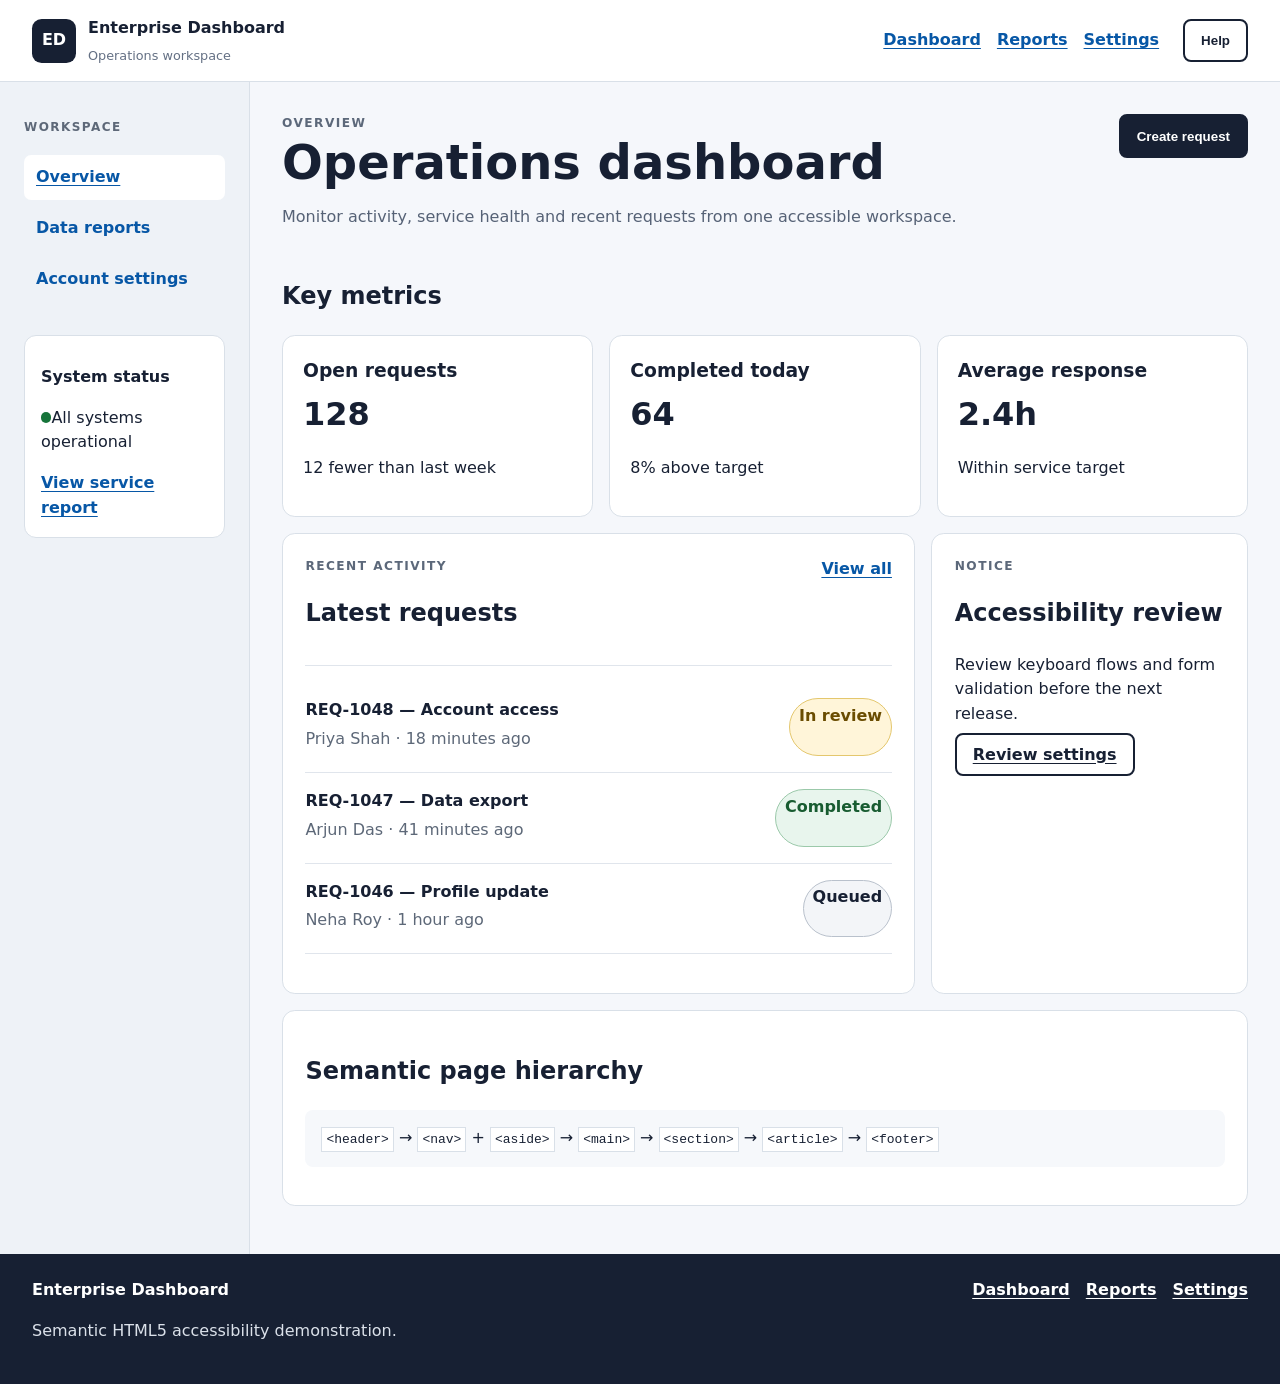
<file: semantic-html-accessible-dashboard/index.html>
<!doctype html>
<html lang="en">
<head>
<meta charset="utf-8">
<meta name="viewport" content="width=device-width, initial-scale=1">
<meta name="description" content="Accessible enterprise dashboard">
<title>Enterprise Dashboard | Overview</title>
<link rel="stylesheet" href="assets/styles.css">
</head>
<body>
<a class="skip-link" href="#main-content">Skip to main content</a>
<header class="site-header">
  <div class="brand"><span class="brand-mark" aria-hidden="true">ED</span><span><strong>Enterprise Dashboard</strong><small>Operations workspace</small></span></div>
  <nav aria-label="Primary navigation"><a href="index.html" aria-current="page">Dashboard</a><a href="reports.html">Reports</a><a href="settings.html">Settings</a></nav>
  <button class="secondary-button" id="open-help" type="button" aria-haspopup="dialog">Help</button>
</header>
<div class="layout">
<aside class="sidebar" aria-label="Dashboard sidebar">
  <nav aria-label="Dashboard sections">
    <p class="nav-heading">Workspace</p>
    <a class="side-link active" href="index.html" aria-current="page">Overview</a>
    <a class="side-link" href="reports.html">Data reports</a>
    <a class="side-link" href="settings.html">Account settings</a>
  </nav>
  <section class="sidebar-card" aria-labelledby="status-title">
    <h2 id="status-title">System status</h2>
    <p><span class="status-dot" aria-hidden="true"></span>All systems operational</p>
    <a href="reports.html">View service report</a>
  </section>
</aside>
<main id="main-content" class="main-content">
<header class="page-header">
  <div><p class="eyebrow">Overview</p><h1>Operations dashboard</h1><p>Monitor activity, service health and recent requests from one accessible workspace.</p></div>
  <button class="primary-button" id="open-request" type="button" aria-haspopup="dialog">Create request</button>
</header>
<section aria-labelledby="metrics-title">
<h2 id="metrics-title">Key metrics</h2>
<div class="metrics">
<article class="metric-card"><h3>Open requests</h3><p class="metric-value">128</p><p>12 fewer than last week</p></article>
<article class="metric-card"><h3>Completed today</h3><p class="metric-value">64</p><p>8% above target</p></article>
<article class="metric-card"><h3>Average response</h3><p class="metric-value">2.4h</p><p>Within service target</p></article>
</div>
</section>
<section class="content-grid" aria-label="Operational information">
<section class="panel" aria-labelledby="activity-title">
<header class="panel-header"><div><p class="eyebrow">Recent activity</p><h2 id="activity-title">Latest requests</h2></div><a href="reports.html">View all</a></header>
<ul class="activity-list">
<li><article><div><h3>REQ-1048 — Account access</h3><p>Priya Shah · 18 minutes ago</p></div><span class="badge badge-warning">In review</span></article></li>
<li><article><div><h3>REQ-1047 — Data export</h3><p>Arjun Das · 41 minutes ago</p></div><span class="badge badge-success">Completed</span></article></li>
<li><article><div><h3>REQ-1046 — Profile update</h3><p>Neha Roy · 1 hour ago</p></div><span class="badge">Queued</span></article></li>
</ul>
</section>
<aside class="panel" aria-labelledby="notice-title"><p class="eyebrow">Notice</p><h2 id="notice-title">Accessibility review</h2><p>Review keyboard flows and form validation before the next release.</p><a class="secondary-button" href="settings.html">Review settings</a></aside>
</section>
<section class="panel" aria-labelledby="architecture-title">
<h2 id="architecture-title">Semantic page hierarchy</h2>
<p class="tree"><code>&lt;header&gt;</code> → <code>&lt;nav&gt;</code> + <code>&lt;aside&gt;</code> → <code>&lt;main&gt;</code> → <code>&lt;section&gt;</code> → <code>&lt;article&gt;</code> → <code>&lt;footer&gt;</code></p>
</section>
</main>
</div>
<footer class="site-footer"><div><strong>Enterprise Dashboard</strong><p>Semantic HTML5 accessibility demonstration.</p></div><nav aria-label="Footer navigation"><a href="index.html">Dashboard</a><a href="reports.html">Reports</a><a href="settings.html">Settings</a></nav></footer>

<dialog id="help-dialog" aria-labelledby="help-title">
<form method="dialog" class="dialog-card"><header class="panel-header"><h2 id="help-title">Need help?</h2><button class="secondary-button" value="close" aria-label="Close help dialog">Close</button></header><p>Use the navigation to move between dashboard areas. All essential controls support keyboard operation.</p><button class="primary-button" value="close">Got it</button></form>
</dialog>
<dialog id="request-dialog" aria-labelledby="request-title">
<form method="dialog" class="dialog-card" id="request-form">
<header class="panel-header"><h2 id="request-title">Create service request</h2><button class="secondary-button" value="cancel" aria-label="Close request dialog">Close</button></header>
<fieldset><legend>Request details</legend>
<div class="form-field"><label for="subject">Subject <span aria-hidden="true">*</span></label><input id="subject" name="subject" required maxlength="80" aria-describedby="subject-help"><small id="subject-help">Use a short, descriptive title.</small></div>
<div class="form-field"><label for="description">Description <span aria-hidden="true">*</span></label><textarea id="description" name="description" rows="4" required></textarea></div>
</fieldset>
<div class="form-actions"><button class="secondary-button" value="cancel">Cancel</button><button class="primary-button" value="submit">Submit request</button></div>
</form>
</dialog>
<script src="assets/app.js"></script>
</body>
</html>
</file>
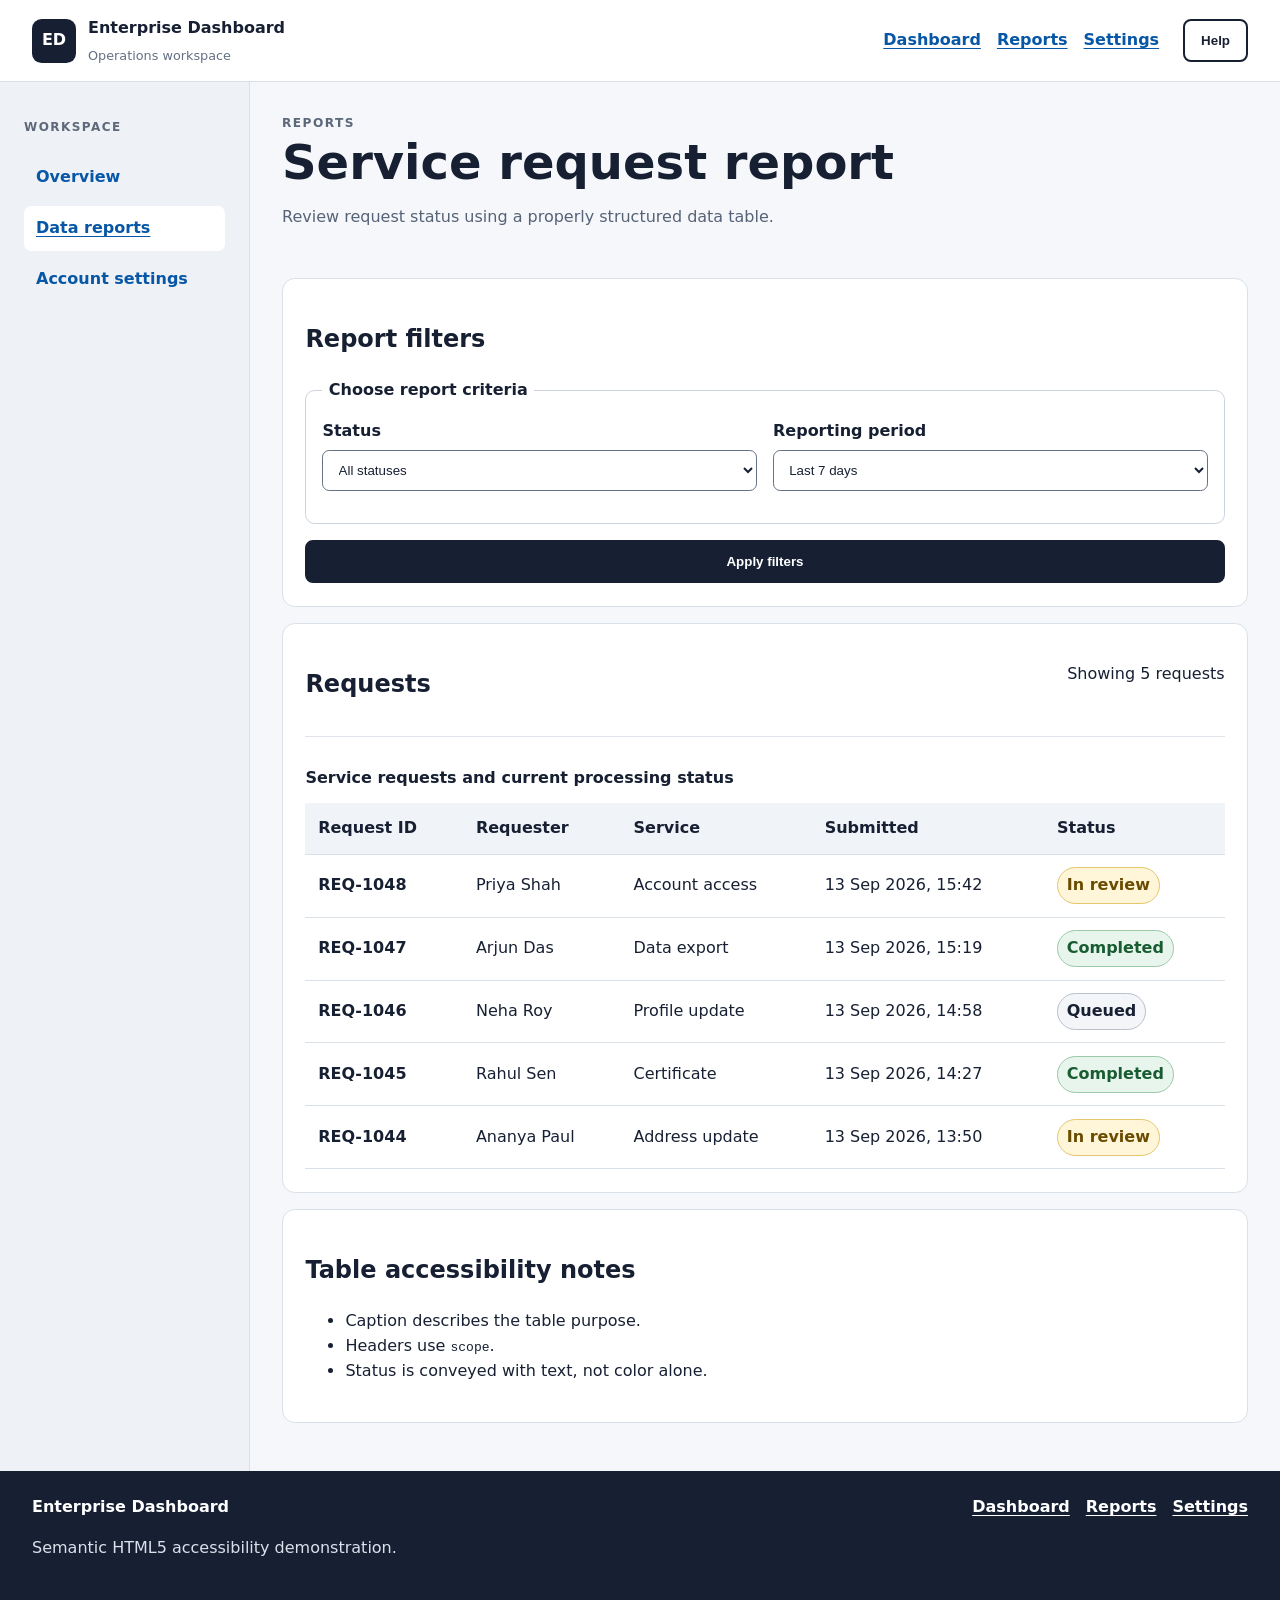
<file: semantic-html-accessible-dashboard/reports.html>
<!doctype html>
<html lang="en">
<head><meta charset="utf-8"><meta name="viewport" content="width=device-width, initial-scale=1"><meta name="description" content="Accessible enterprise reports"><title>Enterprise Dashboard | Reports</title><link rel="stylesheet" href="assets/styles.css"></head>
<body>
<a class="skip-link" href="#main-content">Skip to main content</a>
<header class="site-header"><div class="brand"><span class="brand-mark" aria-hidden="true">ED</span><span><strong>Enterprise Dashboard</strong><small>Operations workspace</small></span></div><nav aria-label="Primary navigation"><a href="index.html">Dashboard</a><a href="reports.html" aria-current="page">Reports</a><a href="settings.html">Settings</a></nav><button class="secondary-button" id="open-help" type="button" aria-haspopup="dialog">Help</button></header>
<div class="layout"><aside class="sidebar" aria-label="Dashboard sidebar"><nav aria-label="Dashboard sections"><p class="nav-heading">Workspace</p><a class="side-link" href="index.html">Overview</a><a class="side-link active" href="reports.html" aria-current="page">Data reports</a><a class="side-link" href="settings.html">Account settings</a></nav></aside>
<main id="main-content" class="main-content">
<header class="page-header"><div><p class="eyebrow">Reports</p><h1>Service request report</h1><p>Review request status using a properly structured data table.</p></div></header>
<section class="panel" aria-labelledby="filters-title"><h2 id="filters-title">Report filters</h2><form class="filter-form" action="reports.html" method="get"><fieldset><legend>Choose report criteria</legend><div class="form-grid"><div class="form-field"><label for="status">Status</label><select id="status" name="status"><option>All statuses</option><option>Open</option><option>In review</option><option>Completed</option></select></div><div class="form-field"><label for="period">Reporting period</label><select id="period" name="period"><option>Last 7 days</option><option>Last 30 days</option><option>Last 90 days</option></select></div></div></fieldset><button class="primary-button" type="submit">Apply filters</button></form></section>
<section class="panel" aria-labelledby="table-title"><header class="panel-header"><h2 id="table-title">Requests</h2><p role="status" aria-live="polite">Showing 5 requests</p></header><div class="table-wrapper"><table><caption>Service requests and current processing status</caption><thead><tr><th scope="col">Request ID</th><th scope="col">Requester</th><th scope="col">Service</th><th scope="col">Submitted</th><th scope="col">Status</th></tr></thead><tbody>
<tr><th scope="row">REQ-1048</th><td>Priya Shah</td><td>Account access</td><td>13 Sep 2026, 15:42</td><td><span class="badge badge-warning">In review</span></td></tr>
<tr><th scope="row">REQ-1047</th><td>Arjun Das</td><td>Data export</td><td>13 Sep 2026, 15:19</td><td><span class="badge badge-success">Completed</span></td></tr>
<tr><th scope="row">REQ-1046</th><td>Neha Roy</td><td>Profile update</td><td>13 Sep 2026, 14:58</td><td><span class="badge">Queued</span></td></tr>
<tr><th scope="row">REQ-1045</th><td>Rahul Sen</td><td>Certificate</td><td>13 Sep 2026, 14:27</td><td><span class="badge badge-success">Completed</span></td></tr>
<tr><th scope="row">REQ-1044</th><td>Ananya Paul</td><td>Address update</td><td>13 Sep 2026, 13:50</td><td><span class="badge badge-warning">In review</span></td></tr>
</tbody></table></div></section>
<aside class="panel"><h2>Table accessibility notes</h2><ul><li>Caption describes the table purpose.</li><li>Headers use <code>scope</code>.</li><li>Status is conveyed with text, not color alone.</li></ul></aside>
</main></div>
<footer class="site-footer"><div><strong>Enterprise Dashboard</strong><p>Semantic HTML5 accessibility demonstration.</p></div><nav aria-label="Footer navigation"><a href="index.html">Dashboard</a><a href="reports.html" aria-current="page">Reports</a><a href="settings.html">Settings</a></nav></footer>
<dialog id="help-dialog" aria-labelledby="help-title"><form method="dialog" class="dialog-card"><header class="panel-header"><h2 id="help-title">Need help?</h2><button class="secondary-button" value="close">Close</button></header><p>All essential controls support keyboard operation.</p><button class="primary-button" value="close">Got it</button></form></dialog>
<script src="assets/app.js"></script></body></html>
</file>
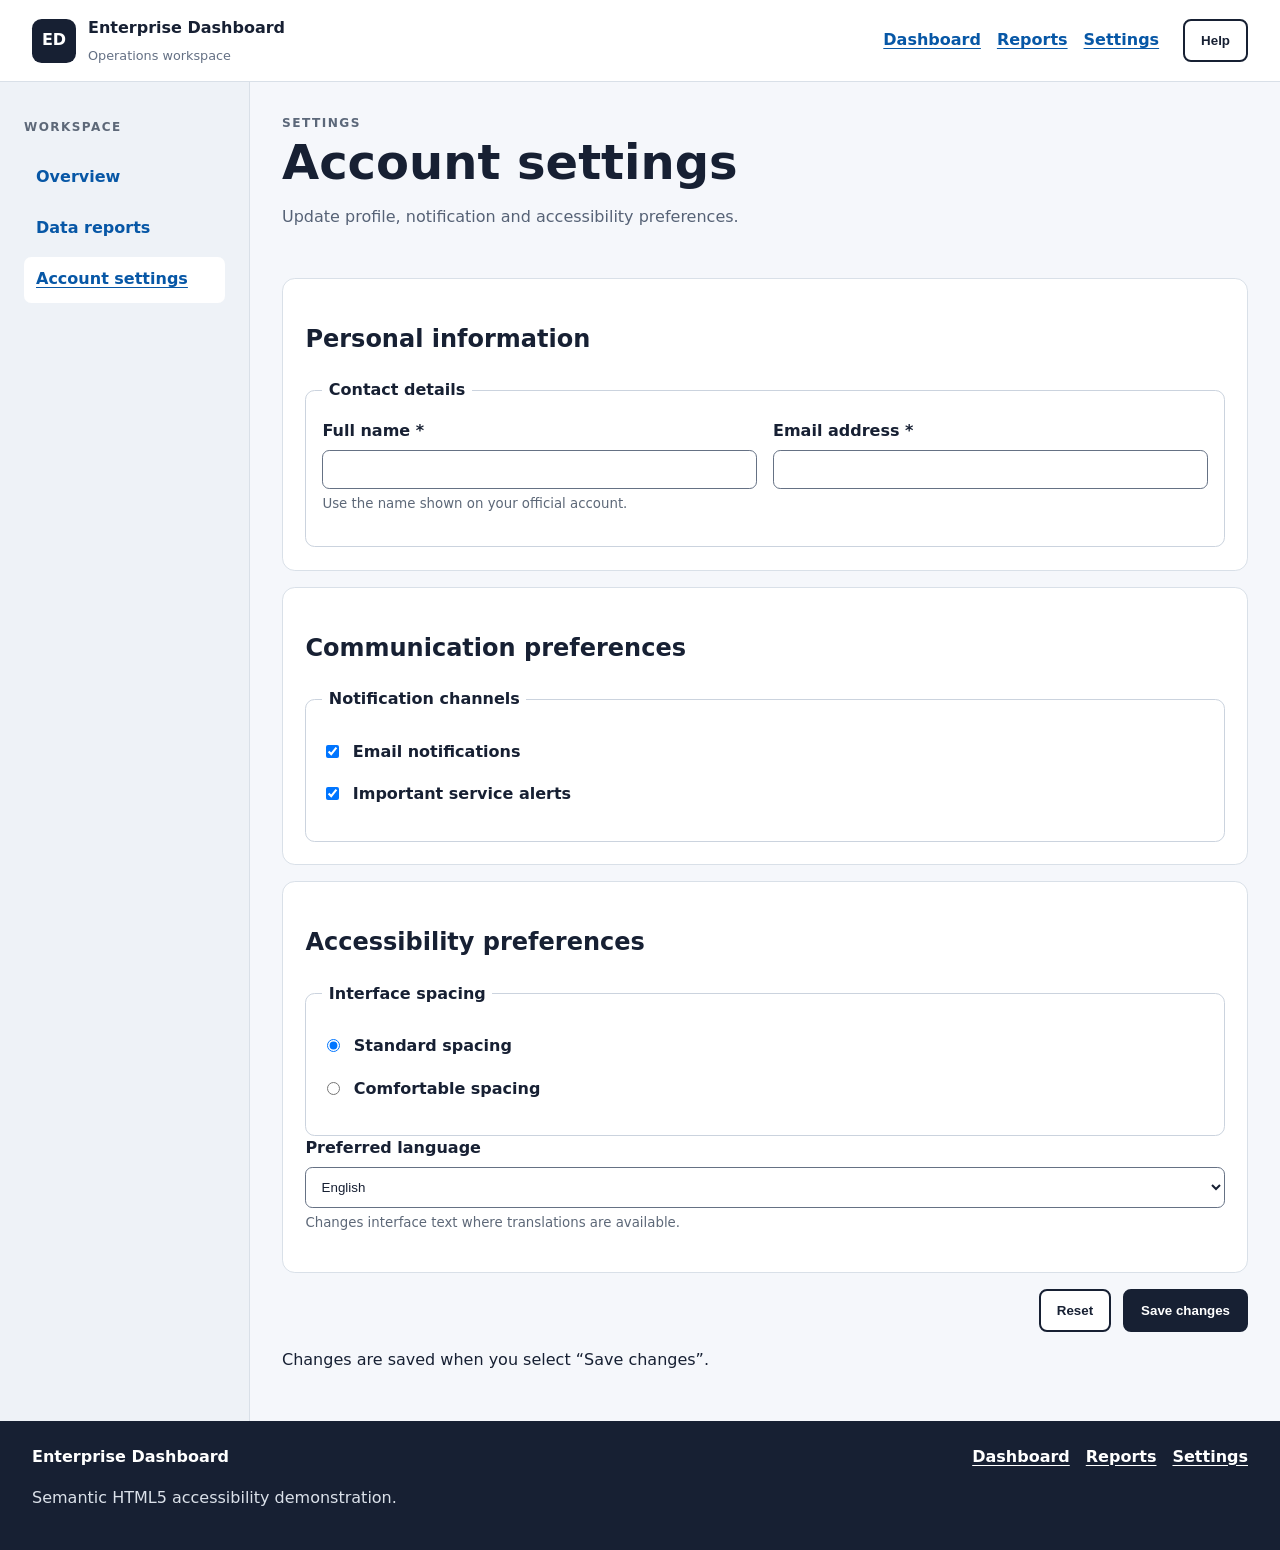
<file: semantic-html-accessible-dashboard/settings.html>
<!doctype html>
<html lang="en">
<head><meta charset="utf-8"><meta name="viewport" content="width=device-width, initial-scale=1"><meta name="description" content="Accessible enterprise settings"><title>Enterprise Dashboard | Settings</title><link rel="stylesheet" href="assets/styles.css"></head>
<body>
<a class="skip-link" href="#main-content">Skip to main content</a>
<header class="site-header"><div class="brand"><span class="brand-mark" aria-hidden="true">ED</span><span><strong>Enterprise Dashboard</strong><small>Operations workspace</small></span></div><nav aria-label="Primary navigation"><a href="index.html">Dashboard</a><a href="reports.html">Reports</a><a href="settings.html" aria-current="page">Settings</a></nav><button class="secondary-button" id="open-help" type="button" aria-haspopup="dialog">Help</button></header>
<div class="layout"><aside class="sidebar" aria-label="Dashboard sidebar"><nav aria-label="Dashboard sections"><p class="nav-heading">Workspace</p><a class="side-link" href="index.html">Overview</a><a class="side-link" href="reports.html">Data reports</a><a class="side-link active" href="settings.html" aria-current="page">Account settings</a></nav></aside>
<main id="main-content" class="main-content"><header class="page-header"><div><p class="eyebrow">Settings</p><h1>Account settings</h1><p>Update profile, notification and accessibility preferences.</p></div></header>
<form class="settings-form" action="settings.html" method="post">
<section class="panel" aria-labelledby="profile-title"><h2 id="profile-title">Personal information</h2><fieldset><legend>Contact details</legend><div class="form-grid"><div class="form-field"><label for="full-name">Full name <span aria-hidden="true">*</span></label><input id="full-name" name="full_name" autocomplete="name" required aria-describedby="name-help"><small id="name-help">Use the name shown on your official account.</small></div><div class="form-field"><label for="email">Email address <span aria-hidden="true">*</span></label><input id="email" name="email" type="email" autocomplete="email" required></div></div></fieldset></section>
<section class="panel" aria-labelledby="notification-title"><h2 id="notification-title">Communication preferences</h2><fieldset><legend>Notification channels</legend><div class="choice"><input id="email-notifications" name="notifications" type="checkbox" checked><label for="email-notifications">Email notifications</label></div><div class="choice"><input id="service-alerts" name="notifications" type="checkbox" checked><label for="service-alerts">Important service alerts</label></div></fieldset></section>
<section class="panel" aria-labelledby="accessibility-title"><h2 id="accessibility-title">Accessibility preferences</h2><fieldset><legend>Interface spacing</legend><div class="choice"><input id="standard" name="density" type="radio" checked><label for="standard">Standard spacing</label></div><div class="choice"><input id="comfortable" name="density" type="radio"><label for="comfortable">Comfortable spacing</label></div></fieldset><div class="form-field"><label for="language">Preferred language</label><select id="language" name="language" aria-describedby="language-help"><option>English</option><option>Hindi</option><option>Bengali</option></select><small id="language-help">Changes interface text where translations are available.</small></div></section>
<div class="form-actions"><button class="secondary-button" type="reset">Reset</button><button class="primary-button" type="submit">Save changes</button></div><p role="status" aria-live="polite">Changes are saved when you select “Save changes”.</p>
</form></main></div>
<footer class="site-footer"><div><strong>Enterprise Dashboard</strong><p>Semantic HTML5 accessibility demonstration.</p></div><nav aria-label="Footer navigation"><a href="index.html">Dashboard</a><a href="reports.html">Reports</a><a href="settings.html" aria-current="page">Settings</a></nav></footer>
<dialog id="help-dialog" aria-labelledby="help-title"><form method="dialog" class="dialog-card"><header class="panel-header"><h2 id="help-title">Need help?</h2><button class="secondary-button" value="close">Close</button></header><p>Every form control has a visible label and keyboard focus state.</p><button class="primary-button" value="close">Got it</button></form></dialog>
<script src="assets/app.js"></script></body></html>
</file>
<file: semantic-html-accessible-dashboard/assets/styles.css>
*{box-sizing:border-box} :root{font-family:Inter,system-ui,-apple-system,"Segoe UI",sans-serif;color:#172033;background:#f5f7fb;line-height:1.55}body{margin:0}a{color:#0757a6;font-weight:700;text-underline-offset:3px}:focus-visible{outline:3px solid #e5a900;outline-offset:3px}.skip-link{position:absolute;left:1rem;top:-5rem;z-index:10;padding:.75rem 1rem;background:#172033;color:#fff;border-radius:.5rem}.skip-link:focus{top:1rem}.site-header{display:grid;grid-template-columns:1fr auto auto;align-items:center;gap:1.5rem;padding:1rem 2rem;background:#fff;border-bottom:1px solid #d9e0e8}.brand{display:flex;align-items:center;gap:.75rem}.brand-mark{display:grid;place-items:center;width:2.75rem;height:2.75rem;border-radius:.6rem;background:#172033;color:#fff;font-weight:900}.brand strong,.brand small{display:block}.brand small{color:#647084;font-size:.8rem}.site-header nav,.site-footer nav{display:flex;gap:1rem;flex-wrap:wrap}.layout{display:grid;grid-template-columns:250px 1fr;min-height:calc(100vh - 76px)}.sidebar{padding:1.5rem;background:#eef2f7;border-right:1px solid #d9e0e8}.sidebar nav{display:grid;gap:.35rem}.nav-heading{font-size:.75rem;font-weight:900;letter-spacing:.12em;text-transform:uppercase;color:#5d6878}.side-link{padding:.65rem .75rem;border-radius:.45rem;text-decoration:none}.side-link:hover,.side-link.active{background:#fff;text-decoration:underline}.sidebar-card{margin-top:2rem;padding:1rem;background:#fff;border:1px solid #d9e0e8;border-radius:.75rem}.sidebar-card h2{font-size:1rem}.status-dot{display:inline-block;width:.65rem;height:.65rem;border-radius:50%;background:#16743a}.main-content{width:min(1250px,100%);padding:2rem;margin:auto}.page-header,.panel-header{display:flex;justify-content:space-between;align-items:flex-start;gap:1rem}.page-header{margin-bottom:2rem}.page-header h1{margin:.2rem 0 .5rem;font-size:clamp(2rem,4vw,3rem);line-height:1.1}.page-header p:not(.eyebrow){color:#566276;max-width:700px}.eyebrow{margin:0;color:#5c687a;font-size:.76rem;font-weight:900;letter-spacing:.12em;text-transform:uppercase}.metrics{display:grid;grid-template-columns:repeat(3,1fr);gap:1rem;margin-bottom:1rem}.metric-card,.panel{background:#fff;border:1px solid #d9e0e8;border-radius:.8rem}.metric-card{padding:1.25rem}.metric-card h3{margin:0}.metric-value{margin:.3rem 0;font-size:2rem;font-weight:900}.content-grid{display:grid;grid-template-columns:2fr 1fr;gap:1rem}.panel{padding:1.4rem;margin-bottom:1rem}.panel-header{border-bottom:1px solid #e0e5ec;padding-bottom:.8rem}.activity-list{list-style:none;padding:0}.activity-list li{border-bottom:1px solid #e0e5ec}.activity-list article{display:flex;justify-content:space-between;gap:1rem;padding:1rem 0}.activity-list h3{margin:0;font-size:1rem}.activity-list p{margin:.25rem 0;color:#5d6878}.badge{display:inline-block;padding:.3rem .55rem;border:1px solid #b9c1cc;border-radius:999px;background:#f3f5f8;font-weight:800;white-space:nowrap}.badge-success{background:#e8f5ed;border-color:#9bc9aa;color:#185c31}.badge-warning{background:#fff5d9;border-color:#e4c76d;color:#6a4c00}.primary-button,.secondary-button{min-height:2.7rem;padding:.65rem 1rem;border-radius:.5rem;border:2px solid #172033;font-weight:800}.primary-button{background:#172033;color:#fff}.secondary-button{background:#fff;color:#172033}.tree{padding:1rem;background:#f6f8fb;border-radius:.5rem;overflow-wrap:anywhere}.tree code{padding:.25rem;background:#fff;border:1px solid #d9e0e8}.form-grid{display:grid;grid-template-columns:1fr 1fr;gap:1rem}.form-field{margin-bottom:1rem}label{display:block;margin-bottom:.35rem;font-weight:800}input,select,textarea{width:100%;padding:.7rem;color:#172033;background:#fff;border:1px solid #657184;border-radius:.45rem}small{display:block;margin-top:.3rem;color:#5d6878}fieldset{min-width:0;margin:0;padding:1rem;border:1px solid #cbd3de;border-radius:.6rem}legend{padding:0 .4rem;font-weight:900}.choice{display:flex;gap:.65rem;align-items:flex-start;margin:.75rem 0}.choice input{width:auto;margin-top:.3rem}.filter-form{display:grid;gap:1rem}.table-wrapper{overflow-x:auto}table{width:100%;min-width:720px;border-collapse:collapse;margin-top:1rem}caption{text-align:left;padding:.8rem 0;font-weight:800}th,td{padding:.8rem;text-align:left;border-bottom:1px solid #d9e0e8}thead th{background:#f0f3f7}.form-actions{display:flex;justify-content:flex-end;gap:.75rem;margin:1rem 0}.site-footer{display:flex;justify-content:space-between;gap:2rem;padding:1.5rem 2rem;background:#172033;color:#fff}.site-footer p{color:#dbe1ea}.site-footer a{color:#fff}dialog{width:min(560px,calc(100% - 2rem));padding:0;border:0;border-radius:.8rem;box-shadow:0 18px 60px rgba(0,0,0,.25)}dialog::backdrop{background:rgba(23,32,51,.65)}.dialog-card{padding:1.5rem}.form-actions{display:flex}.callout{background:#f7f9fc}@media(max-width:900px){.site-header{grid-template-columns:1fr}.layout{grid-template-columns:1fr}.sidebar{border-right:0;border-bottom:1px solid #d9e0e8}.metrics,.content-grid{grid-template-columns:1fr}}@media(max-width:600px){.site-header,.main-content,.site-footer{padding-inline:1rem}.form-grid{grid-template-columns:1fr}.page-header,.panel-header,.site-footer{flex-direction:column}.form-actions{justify-content:flex-start}}
</file>
